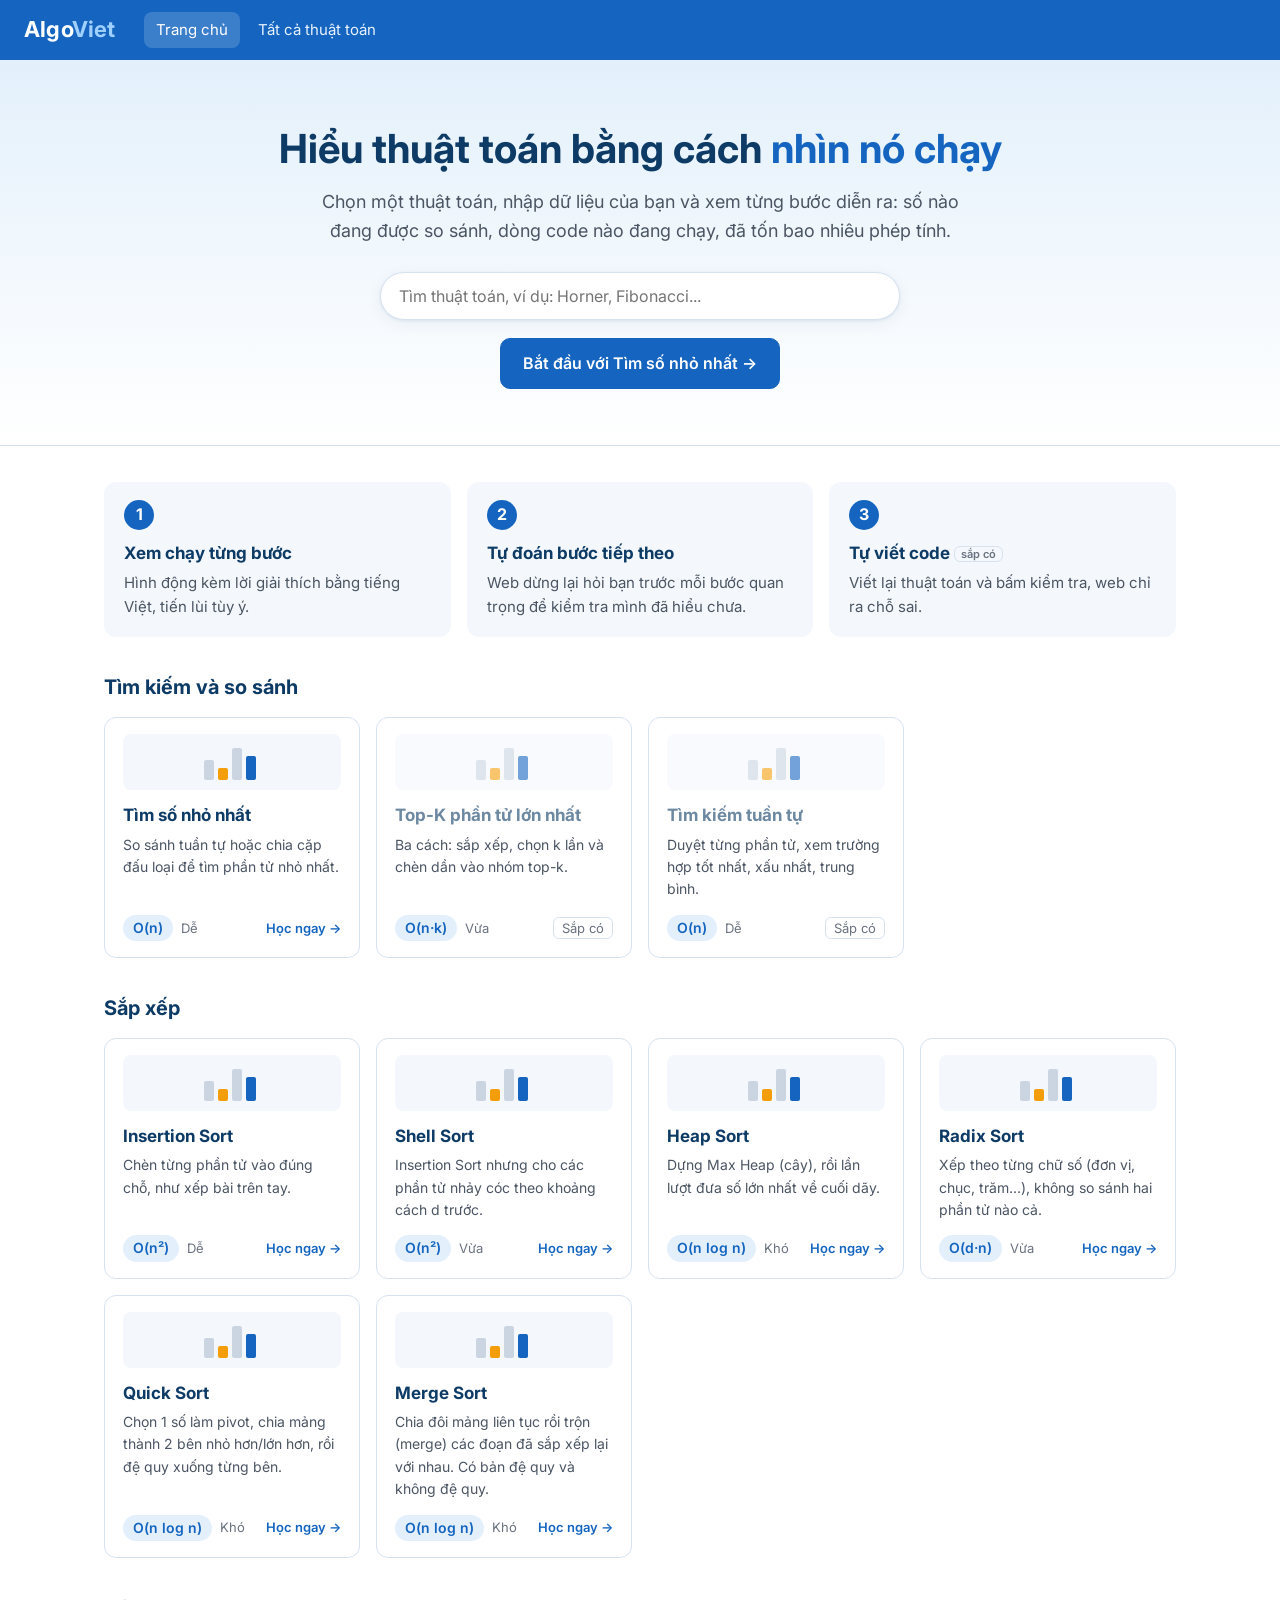
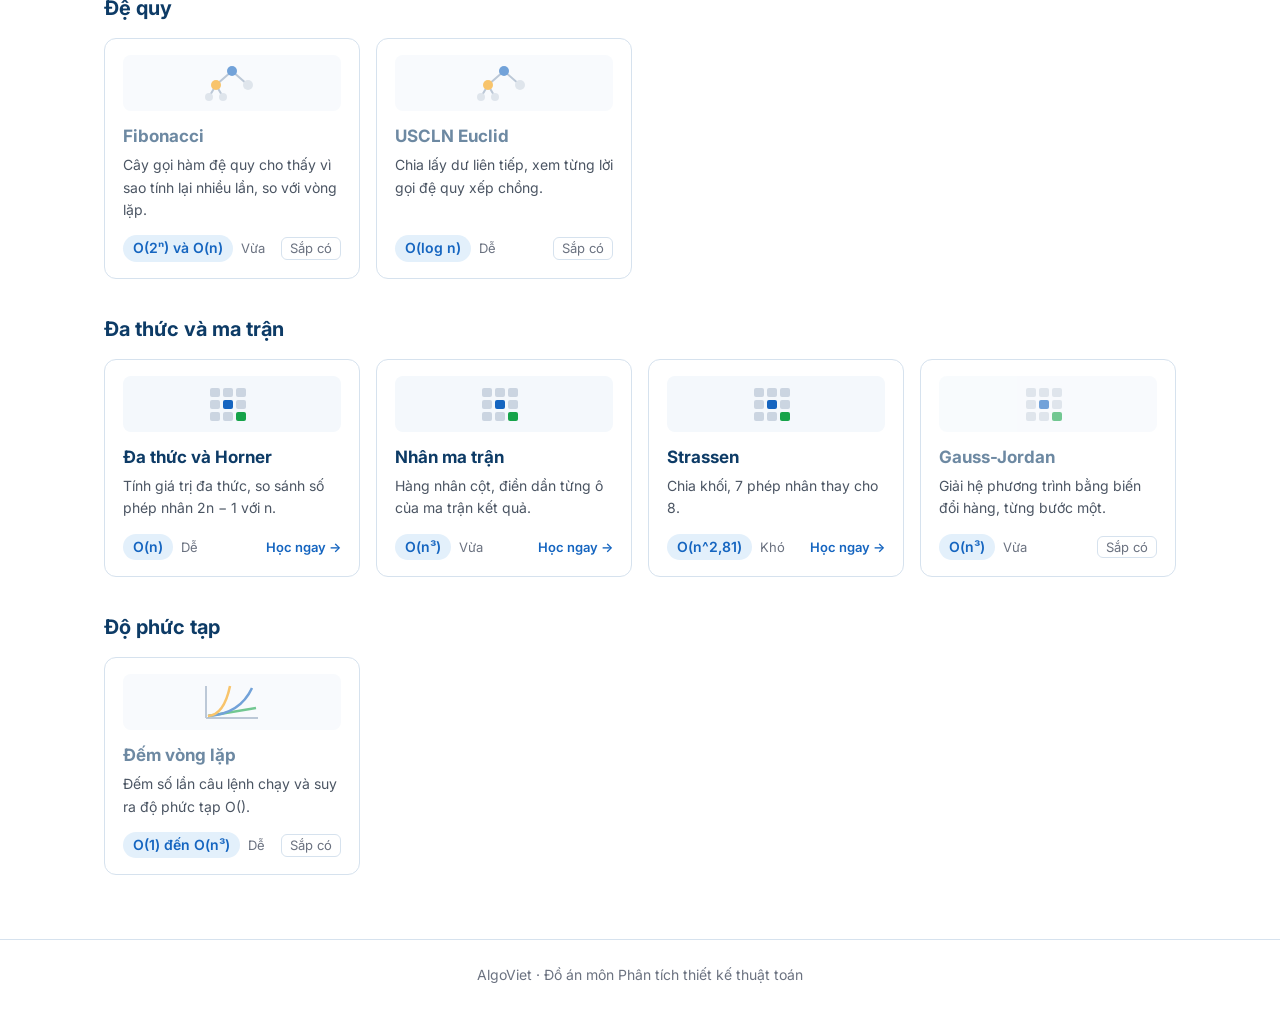
<file: index.html>
<!DOCTYPE html>
<html lang="vi">
<head>
  <meta charset="UTF-8">
  <meta name="viewport" content="width=device-width, initial-scale=1">
  <title>AlgoViet - Hiểu thuật toán bằng cách nhìn nó chạy</title>
  <link rel="preconnect" href="https://fonts.googleapis.com">
  <link rel="stylesheet" href="https://fonts.googleapis.com/css2?family=Inter:wght@400;500;600;700&family=JetBrains+Mono:wght@400;500;600&display=swap">
  <link rel="stylesheet" href="css/giao-dien.css">
</head>
<body class="trang-chu">
  <header class="thanh-tren">
    <a class="logo" href="index.html">Algo<span>Viet</span></a>
    <nav class="dieu-huong" style="display:flex">
      <a href="index.html" class="dang-chon">Trang chủ</a>
      <a href="#thuat-toan">Tất cả thuật toán</a>
    </nav>
  </header>

  <section class="mo-dau">
    <div class="mo-dau-trong">
      <h1>Hiểu thuật toán bằng cách <span>nhìn nó chạy</span></h1>
      <p>Chọn một thuật toán, nhập dữ liệu của bạn và xem từng bước diễn ra: số nào đang được so sánh, dòng code nào đang chạy, đã tốn bao nhiêu phép tính.</p>
      <div class="o-tim">
        <input id="tim" type="search" placeholder="Tìm thuật toán, ví dụ: Horner, Fibonacci..." aria-label="Tìm thuật toán">
      </div>
      <a class="nut nut-chinh nut-lon" href="hoc.html?tt=tim-min">Bắt đầu với Tìm số nhỏ nhất →</a>
    </div>
  </section>

  <main class="noi-dung-chu">
    <section class="cach-hoc">
      <div class="buoc-hoc"><b>1</b><h3>Xem chạy từng bước</h3><p>Hình động kèm lời giải thích bằng tiếng Việt, tiến lùi tùy ý.</p></div>
      <div class="buoc-hoc"><b>2</b><h3>Tự đoán bước tiếp theo</h3><p>Web dừng lại hỏi bạn trước mỗi bước quan trọng để kiểm tra mình đã hiểu chưa.</p></div>
      <div class="buoc-hoc"><b>3</b><h3>Tự viết code <small>sắp có</small></h3><p>Viết lại thuật toán và bấm kiểm tra, web chỉ ra chỗ sai.</p></div>
    </section>

    <section id="thuat-toan">
      <div id="danh-sach-nhom"></div>
      <p id="khong-thay" class="ghi-chu-nho" hidden>Không tìm thấy thuật toán nào phù hợp.</p>
    </section>
  </main>

  <footer class="chan-trang">AlgoViet · Đồ án môn Phân tích thiết kế thuật toán</footer>

  <script src="js/danh-sach.js"></script>
  <script src="js/trang-chu.js"></script>
</body>
</html>
</file>
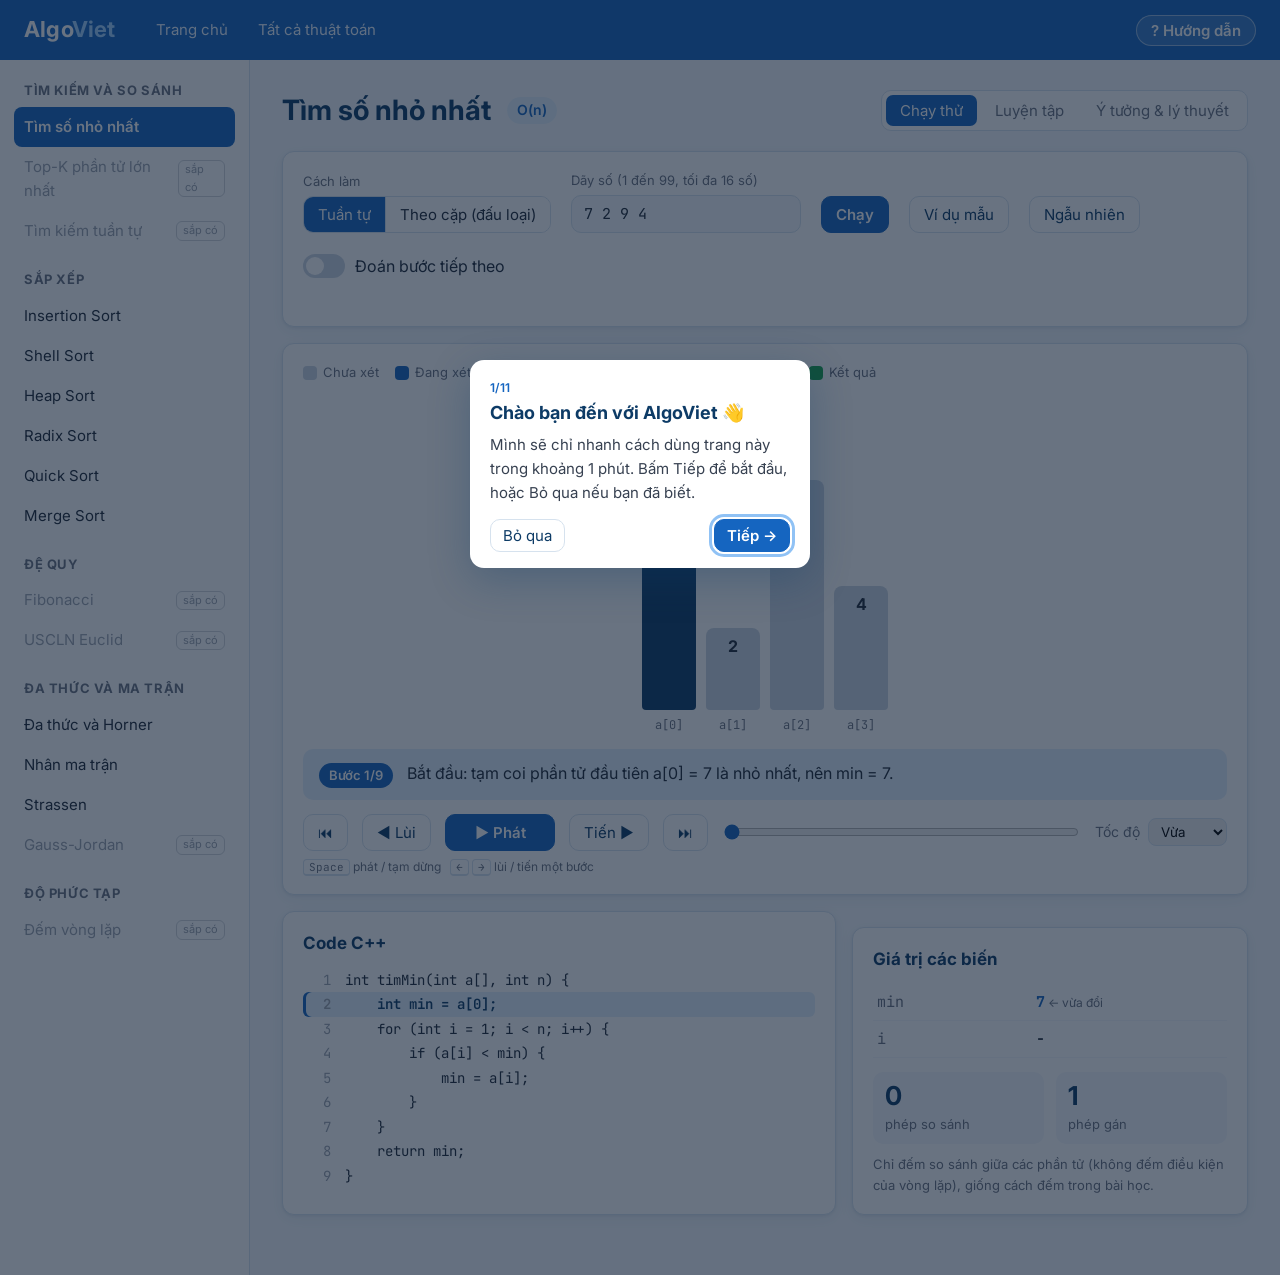
<file: hoc.html>
<!DOCTYPE html>
<html lang="vi">
<head>
  <meta charset="UTF-8">
  <meta name="viewport" content="width=device-width, initial-scale=1">
  <title>AlgoViet</title>
  <link rel="preconnect" href="https://fonts.googleapis.com">
  <link rel="stylesheet" href="https://fonts.googleapis.com/css2?family=Inter:wght@400;500;600;700&family=JetBrains+Mono:wght@400;500;600&display=swap">
  <link rel="stylesheet" href="css/giao-dien.css">
</head>
<body>
  <header class="thanh-tren">
    <a class="logo" href="index.html">Algo<span>Viet</span></a>
    <nav class="dieu-huong">
      <a href="index.html">Trang chủ</a>
      <a href="index.html#thuat-toan">Tất cả thuật toán</a>
    </nav>
    <button class="nut-huong-dan" id="nut-huong-dan" title="Xem hướng dẫn sử dụng">? Hướng dẫn</button>
    <button class="nut-menu" id="nut-menu" aria-label="Mở danh sách thuật toán">☰ Thuật toán</button>
  </header>

  <div class="bo-cuc">
    <aside class="thanh-ben" id="thanh-ben"></aside>

    <main class="noi-dung">
      <div class="dau-trang">
        <h1 id="ten-thuat-toan"></h1>
        <span class="huy-hieu" id="do-phuc-tap"></span>
        <div class="tab" role="tablist">
          <button class="dang-chon" data-tab="chay">Chạy thử</button>
          <button data-tab="luyen-tap">Luyện tập</button>
          <button data-tab="ly-thuyet">Ý tưởng &amp; lý thuyết</button>
        </div>
      </div>

      <!-- ================= TAB CHAY THU ================= -->
      <section id="tab-chay">
        <div class="the">
          <div class="dieu-khien-tren">
            <div class="nhom">
              <label>Cách làm</label>
              <div class="chon-che-do" id="chon-cach"></div>
            </div>
            <div class="nhom">
              <label for="du-lieu">Dãy số (1 đến 99, tối đa 16 số)</label>
              <input class="o-nhap" id="du-lieu" type="text" autocomplete="off">
            </div>
            <button class="nut nut-chinh" id="nut-chay">Chạy</button>
            <button class="nut" id="nut-mau">Ví dụ mẫu</button>
            <button class="nut" id="nut-ngau-nhien">Ngẫu nhiên</button>
            <label class="cong-tac" title="Web sẽ dừng lại hỏi bạn trước mỗi phép so sánh">
              <input type="checkbox" id="che-do-doan"><span class="ray"></span>
              <span>Đoán bước tiếp theo</span>
            </label>
            <span id="diem" class="huy-hieu" aria-live="polite"></span>
          </div>
          <div class="loi" id="loi" role="alert"></div>
        </div>

        <div class="the">
          <div class="chu-thich" id="chu-thich"></div>
          <div class="san-khau" id="san-khau"></div>

          <div class="giai-thich" aria-live="polite">
            <span class="so-buoc" id="so-buoc"></span>
            <p id="giai-thich"></p>
          </div>

          <div class="cau-hoi" id="cau-hoi" hidden>
            <div class="tieu-de"></div>
            <div class="lua-chon"></div>
            <div class="phan-hoi" aria-live="polite"></div>
          </div>

          <div class="trinh-phat">
            <button class="nut" id="nut-dau" title="Về đầu">⏮</button>
            <button class="nut" id="nut-lui" title="Lùi một bước (←)">◀ Lùi</button>
            <button class="nut nut-chinh" id="nut-phat">▶ Phát</button>
            <button class="nut" id="nut-tien" title="Tiến một bước (→)">Tiến ▶</button>
            <button class="nut" id="nut-cuoi" title="Đến cuối">⏭</button>
            <input class="thanh-tien-do" id="tien-do" type="range" min="0" value="0" aria-label="Tiến độ">
            <div class="toc-do">
              <label for="toc-do">Tốc độ</label>
              <select id="toc-do">
                <option value="1800">Chậm</option>
                <option value="1100" selected>Vừa</option>
                <option value="550">Nhanh</option>
              </select>
            </div>
          </div>
          <div class="goi-y-phim"><kbd>Space</kbd> phát / tạm dừng &nbsp; <kbd>←</kbd> <kbd>→</kbd> lùi / tiến một bước</div>
        </div>

        <div class="hang">
          <div class="the">
            <h2>Code C++</h2>
            <pre class="code" id="code"></pre>
          </div>
          <div class="the" id="khu-bien">
            <h2>Giá trị các biến</h2>
            <table class="bang-bien"><tbody id="bang-bien"></tbody></table>
            <div class="bo-dem">
              <div><b id="dem-so-sanh">0</b><span>phép so sánh</span></div>
              <div><b id="dem-gan">0</b><span>phép gán</span></div>
            </div>
            <p class="ghi-chu-nho">Chỉ đếm so sánh giữa các phần tử (không đếm điều kiện của vòng lặp), giống cách đếm trong bài học.</p>
          </div>
        </div>
      </section>

      <!-- ================= TAB LUYEN TAP ================= -->
      <section id="tab-luyen-tap" hidden>
        <div class="the">
          <div class="chon-che-do chon-bai-tap">
            <button id="nut-bt-dien">✏️ Điền vào chỗ trống</button>
            <button id="nut-bt-sap-xep">↕ Sắp xếp dòng code</button>
          </div>

          <div id="bt-dien">
            <p class="mo-ta-bt">Điền vào các ô trống để hoàn thành hàm. Bấm <b>Kiểm tra</b>: web sẽ <b>chạy thật</b> code của bạn trên nhiều bộ dữ liệu, nếu sai sẽ chỉ ra sai ở đâu. Cách viết khác đáp án mẫu mà chạy đúng vẫn được tính là đúng.</p>
            <pre class="code code-dien" id="code-dien"></pre>
            <div class="hang-nut">
              <button class="nut nut-chinh" id="nut-kiem-tra-dien">Kiểm tra</button>
              <button class="nut" id="nut-goi-y-dien">💡 Gợi ý</button>
              <button class="nut" id="nut-dap-an-dien">Xem đáp án</button>
              <button class="nut" id="nut-lam-lai-dien">Làm lại</button>
            </div>
            <div id="kq-dien" aria-live="polite"></div>
          </div>

          <div id="bt-sap-xep" hidden>
            <p class="mo-ta-bt">Các dòng code đã bị xáo trộn. Kéo thả (hoặc bấm ▲ ▼) để xếp lại cho đúng rồi bấm <b>Kiểm tra</b>.</p>
            <div class="chon-che-do" id="chon-code-sap-xep"></div>
            <ol class="ds-sap-xep" id="ds-sap-xep"></ol>
            <div class="hang-nut">
              <button class="nut nut-chinh" id="nut-kiem-tra-sap-xep">Kiểm tra</button>
              <button class="nut" id="nut-xao-lai">Xáo lại</button>
              <button class="nut" id="nut-dap-an-sap-xep">Xem đáp án</button>
            </div>
            <div id="kq-sap-xep" aria-live="polite"></div>
          </div>
        </div>
      </section>

      <!-- ================= TAB LY THUYET ================= -->
      <section id="tab-ly-thuyet" hidden>
        <div class="the ly-thuyet" id="ly-thuyet"></div>
      </section>
    </main>
  </div>

  <script src="js/danh-sach.js"></script>
  <script src="js/thuat-toan/tim-min.js"></script>
  <script src="js/thuat-toan/insertion-sort.js"></script>
  <script src="js/thuat-toan/shell-sort.js"></script>
  <script src="js/thuat-toan/heap-sort.js"></script>
  <script src="js/thuat-toan/radix-sort.js"></script>
  <script src="js/thuat-toan/quick-sort.js"></script>
  <script src="js/thuat-toan/merge-sort.js"></script>
  <script src="js/thuat-toan/horner.js"></script>
  <script src="js/thuat-toan/nhan-ma-tran.js"></script>
  <script src="js/thuat-toan/strassen.js"></script>
  <script src="js/trinh-phat.js"></script>
  <script src="js/luyen-tap.js"></script>
  <script src="js/app.js"></script>
  <script src="js/huong-dan.js"></script>
</body>
</html>
</file>
<file: css/giao-dien.css>
/* AlgoViet - giao dien trang va xanh nuoc bien */
:root {
  --nen: #FFFFFF;
  --nen-phu: #F4F8FC;
  --xanh: #1565C0;
  --xanh-dam: #0D3B66;
  --xanh-nhat: #E3F0FB;
  --chu: #1F2937;
  --chu-phu: #6B7280;
  --vien: #D6E2EE;

  /* mau trang thai trong minh hoa */
  --tt-chua-xet: #CBD5E1;
  --tt-dang-xet: #1565C0;
  --tt-so-sanh: #F59E0B;
  --tt-min: #0D3B66;
  --tt-da-xet: #E5E7EB;
  --tt-xong: #16A34A;
  --tt-sai: #DC2626;
  --tt-da-xep: #BFDBFE;
  --tt-cung-nhom: #93C5FD;

  --bo-goc: 12px;
  --bong: 0 1px 3px rgba(13, 59, 102, 0.08), 0 4px 16px rgba(13, 59, 102, 0.06);
  --font: "Inter", "Segoe UI", system-ui, sans-serif;
  --font-code: "JetBrains Mono", Consolas, monospace;
}

* { box-sizing: border-box; }
html, body { margin: 0; }
body {
  font-family: var(--font);
  font-size: 16px;
  line-height: 1.6;
  color: var(--chu);
  background: var(--nen-phu);
}
button { font-family: inherit; font-size: 15px; cursor: pointer; }
:focus-visible { outline: 3px solid #90C2F5; outline-offset: 2px; }

/* ---------- thanh tren ---------- */
.thanh-tren {
  position: sticky; top: 0; z-index: 10;
  display: flex; align-items: center; gap: 28px;
  height: 60px; padding: 0 24px;
  background: var(--xanh); color: #fff;
}
.logo { font-size: 22px; font-weight: 700; letter-spacing: 0.2px; color: #fff; text-decoration: none; }
.logo span { color: #9FD0FF; }
.dieu-huong { display: flex; gap: 6px; }
.dieu-huong a {
  color: #E8F2FF; text-decoration: none; padding: 6px 12px; border-radius: 8px; font-size: 15px;
}
.dieu-huong a:hover, .dieu-huong a.dang-chon { background: rgba(255, 255, 255, 0.16); color: #fff; }
.nut-menu { display: none; margin-left: auto; background: none; border: 1px solid rgba(255,255,255,.5); color: #fff; border-radius: 8px; padding: 4px 10px; }

/* ---------- bo cuc ---------- */
.bo-cuc { display: grid; grid-template-columns: 250px minmax(0, 1fr); min-height: calc(100vh - 60px); }
.thanh-ben { background: var(--nen); border-right: 1px solid var(--vien); padding: 20px 14px; }
.thanh-ben h3 { margin: 18px 10px 6px; font-size: 13px; text-transform: uppercase; letter-spacing: 0.6px; color: var(--chu-phu); }
.thanh-ben h3:first-child { margin-top: 0; }
.thanh-ben a {
  display: flex; justify-content: space-between; align-items: center;
  padding: 8px 10px; border-radius: 8px; color: var(--chu); text-decoration: none; font-size: 15px;
}
.thanh-ben a:hover { background: var(--xanh-nhat); }
.thanh-ben a.dang-chon { background: var(--xanh); color: #fff; font-weight: 600; }
.thanh-ben a.sap-co { color: #9CA3AF; pointer-events: none; }
.thanh-ben a.sap-co small { font-size: 11px; border: 1px solid #D1D5DB; border-radius: 6px; padding: 0 6px; }

.noi-dung { padding: 28px 32px 60px; max-width: 1180px; width: 100%; }
.dau-trang { display: flex; flex-wrap: wrap; align-items: center; gap: 12px 16px; margin-bottom: 18px; }
.dau-trang h1 { margin: 0; font-size: 28px; color: var(--xanh-dam); }
.huy-hieu { background: var(--xanh-nhat); color: var(--xanh); font-weight: 600; font-size: 14px; padding: 2px 10px; border-radius: 999px; }
.tab { margin-left: auto; display: flex; gap: 4px; background: var(--nen); border: 1px solid var(--vien); border-radius: 10px; padding: 4px; }
.tab button { border: 0; background: none; padding: 6px 14px; border-radius: 7px; color: var(--chu-phu); }
.tab button.dang-chon { background: var(--xanh); color: #fff; }

.the { background: var(--nen); border: 1px solid var(--vien); border-radius: var(--bo-goc); box-shadow: var(--bong); padding: 18px 20px; }
.the + .the, .hang + .the, .the + .hang { margin-top: 16px; }
.the h2 { margin: 0 0 10px; font-size: 17px; color: var(--xanh-dam); }

/* ---------- nhap du lieu ---------- */
.dieu-khien-tren { display: flex; flex-wrap: wrap; gap: 14px 20px; align-items: flex-end; }
.nhom label { display: block; font-size: 13px; color: var(--chu-phu); margin-bottom: 4px; }
.chon-che-do { display: inline-flex; border: 1px solid var(--vien); border-radius: 10px; overflow: hidden; }
.chon-che-do button { border: 0; background: var(--nen); padding: 8px 14px; color: var(--chu); }
.chon-che-do button + button { border-left: 1px solid var(--vien); }
.chon-che-do button.dang-chon { background: var(--xanh); color: #fff; }
.o-nhap {
  font-family: var(--font-code); font-size: 15px; width: 230px; padding: 8px 12px;
  border: 1px solid var(--vien); border-radius: 10px; background: var(--nen-phu); color: var(--chu);
}
.o-nhap:focus { border-color: var(--xanh); background: #fff; outline: none; box-shadow: 0 0 0 3px var(--xanh-nhat); }
.nut { border: 1px solid var(--vien); background: var(--nen); color: var(--xanh-dam); padding: 8px 14px; border-radius: 10px; }
.nut:hover { border-color: var(--xanh); background: var(--xanh-nhat); }
.nut-chinh { background: var(--xanh); border-color: var(--xanh); color: #fff; font-weight: 600; }
.nut-chinh:hover { background: #0F539E; border-color: #0F539E; }
.loi { color: var(--tt-sai); font-size: 14px; margin-top: 8px; min-height: 1em; }

.cong-tac { display: inline-flex; align-items: center; gap: 10px; cursor: pointer; user-select: none; padding: 7px 0; }
.cong-tac input { position: absolute; opacity: 0; }
.cong-tac .ray { width: 42px; height: 24px; border-radius: 999px; background: #CBD5E1; position: relative; transition: background .2s; }
.cong-tac .ray::after { content: ""; position: absolute; top: 3px; left: 3px; width: 18px; height: 18px; border-radius: 50%; background: #fff; transition: transform .2s; }
.cong-tac input:checked + .ray { background: var(--xanh); }
.cong-tac input:checked + .ray::after { transform: translateX(18px); }
.cong-tac input:focus-visible + .ray { outline: 3px solid #90C2F5; outline-offset: 2px; }

/* ---------- khung minh hoa ---------- */
.chu-thich { display: flex; flex-wrap: wrap; gap: 6px 16px; font-size: 13px; color: var(--chu-phu); margin-bottom: 12px; }
.chu-thich span { display: inline-flex; align-items: center; gap: 6px; }
.chu-thich i { width: 14px; height: 14px; border-radius: 4px; display: inline-block; }

.san-khau { min-height: 300px; display: flex; align-items: flex-end; justify-content: safe center; padding: 10px 4px 0; overflow-x: auto; }

/* cot (cach tuan tu) */
.day-cot { display: flex; align-items: flex-end; gap: 10px; height: 330px; }
.cot-o { display: flex; flex-direction: column; align-items: center; width: 54px; }
.nhan-tren { height: 26px; font-size: 12px; font-weight: 700; white-space: nowrap; }
.nhan-min { background: var(--tt-min); color: #fff; padding: 1px 8px; border-radius: 999px; }
.nhan-xong { background: var(--tt-xong); color: #fff; padding: 1px 8px; border-radius: 999px; }
.cot {
  width: 100%; border-radius: 8px 8px 4px 4px; display: flex; align-items: flex-start; justify-content: center;
  padding-top: 6px; font-weight: 700; font-size: 16px; color: #1F2937;
  transition: height .45s ease, background-color .3s ease, opacity .3s, transform .3s;
}
.cot.chua-xet { background: var(--tt-chua-xet); }
.cot.dang-xet { background: var(--tt-dang-xet); color: #fff; transform: translateY(-4px); }
.cot.so-sanh  { background: var(--tt-so-sanh); color: #1F2937; transform: translateY(-4px); box-shadow: 0 0 0 3px #FDE68A; }
.cot.la-min   { background: var(--tt-min); color: #fff; }
.cot.da-xet   { background: var(--tt-da-xet); color: #9CA3AF; }
.cot.xong     { background: var(--tt-xong); color: #fff; }
.chi-so { font-family: var(--font-code); font-size: 12px; color: var(--chu-phu); margin-top: 6px; }
.con-tro { height: 22px; font-size: 13px; color: var(--xanh); font-weight: 700; }

/* dau loai (cach theo cap) */
.dau-loai { display: flex; flex-direction: column-reverse; gap: 18px; width: 100%; align-items: center; padding-bottom: 6px; }
.vong { display: flex; align-items: center; gap: 14px; }
.vong .ten-vong { width: 64px; font-size: 13px; color: var(--chu-phu); text-align: right; }
.cap { display: flex; gap: 6px; padding: 6px; border: 1px dashed var(--vien); border-radius: 10px; }
.cap.dang-dau { border: 2px solid var(--tt-so-sanh); background: #FFFBEB; }
.o-so {
  width: 48px; height: 48px; border-radius: 10px; display: flex; align-items: center; justify-content: center;
  font-weight: 700; font-size: 17px; background: var(--tt-chua-xet); transition: all .3s ease;
}
.o-so.so-sanh { background: var(--tt-so-sanh); }
.o-so.thang { background: var(--tt-dang-xet); color: #fff; }
.o-so.thua { background: var(--tt-da-xet); color: #9CA3AF; text-decoration: line-through; }
.o-so.di-thang { background: var(--xanh-nhat); color: var(--xanh-dam); border: 1px dashed var(--xanh); }
.o-so.xong { background: var(--tt-xong); color: #fff; }
.o-so.moi { animation: hien-len .45s ease; }
@keyframes hien-len { from { transform: translateY(18px); opacity: 0; } to { transform: none; opacity: 1; } }

/* ---------- giai thich + cau hoi ---------- */
.giai-thich { display: flex; gap: 14px; align-items: flex-start; background: var(--xanh-nhat); border-radius: 10px; padding: 12px 16px; margin-top: 14px; }
.so-buoc { flex: none; background: var(--xanh); color: #fff; font-size: 13px; font-weight: 600; padding: 2px 10px; border-radius: 999px; margin-top: 2px; }
.giai-thich p { margin: 0; font-size: 16px; }

.cau-hoi { margin-top: 14px; border: 2px solid var(--xanh); border-radius: 12px; padding: 14px 16px; background: #fff; }
.cau-hoi[hidden] { display: none; }
.cau-hoi .tieu-de { font-weight: 700; color: var(--xanh-dam); margin-bottom: 10px; }
.cau-hoi .lua-chon { display: flex; flex-wrap: wrap; gap: 10px; }
.cau-hoi .lua-chon button { border: 1px solid var(--xanh); background: #fff; color: var(--xanh); padding: 8px 16px; border-radius: 10px; font-weight: 600; }
.cau-hoi .lua-chon button:hover:not(:disabled) { background: var(--xanh-nhat); }
.cau-hoi .lua-chon button:disabled { cursor: default; opacity: .55; }
.cau-hoi .lua-chon button.chon-dung { background: var(--tt-xong); border-color: var(--tt-xong); color: #fff; opacity: 1; }
.cau-hoi .lua-chon button.chon-sai { background: var(--tt-sai); border-color: var(--tt-sai); color: #fff; opacity: 1; }
.phan-hoi { margin-top: 10px; font-size: 15px; }
.phan-hoi.dung { color: #15803D; }
.phan-hoi.sai { color: #B91C1C; }

/* ---------- trinh phat ---------- */
.trinh-phat { display: flex; flex-wrap: wrap; align-items: center; gap: 10px 14px; margin-top: 14px; }
.trinh-phat .nut { min-width: 44px; }
.trinh-phat .nut-chinh { min-width: 110px; }
.thanh-tien-do { flex: 1 1 200px; accent-color: var(--xanh); }
.toc-do { display: flex; align-items: center; gap: 8px; font-size: 14px; color: var(--chu-phu); }
.toc-do select { font-family: inherit; padding: 4px 8px; border: 1px solid var(--vien); border-radius: 8px; }
.goi-y-phim { font-size: 12px; color: var(--chu-phu); margin-top: 6px; }
kbd { font-family: var(--font-code); font-size: 11px; border: 1px solid var(--vien); border-bottom-width: 2px; border-radius: 4px; padding: 0 5px; background: #fff; }

/* ---------- code + bien ---------- */
.hang { display: grid; grid-template-columns: minmax(0, 1.4fr) minmax(0, 1fr); gap: 16px; }
.code { font-family: var(--font-code); font-size: 14px; line-height: 1.75; margin: 0; overflow-x: auto; }
.code div { padding: 0 10px; border-radius: 6px; white-space: pre; display: flex; gap: 14px; }
.code div .so-dong { color: #9CA3AF; width: 18px; text-align: right; flex: none; user-select: none; }
.code div.dang-chay { background: var(--xanh-nhat); box-shadow: inset 3px 0 0 var(--xanh); font-weight: 600; color: var(--xanh-dam); }

.bang-bien { width: 100%; border-collapse: collapse; font-size: 15px; }
.bang-bien td { padding: 6px 4px; border-bottom: 1px solid var(--nen-phu); }
.bang-bien td:first-child { font-family: var(--font-code); color: var(--chu-phu); width: 45%; }
.bang-bien td:last-child { font-family: var(--font-code); font-weight: 700; }
.bang-bien tr.vua-doi td:last-child { color: var(--xanh); }
.bang-bien tr.vua-doi td:last-child::after { content: "  ← vừa đổi"; font-family: var(--font); font-weight: 400; font-size: 12px; color: var(--chu-phu); }
.bo-dem { display: flex; gap: 12px; margin-top: 14px; }
.bo-dem div { flex: 1; background: var(--nen-phu); border-radius: 10px; padding: 8px 12px; }
.bo-dem b { display: block; font-size: 26px; color: var(--xanh-dam); line-height: 1.2; }
.bo-dem span { font-size: 13px; color: var(--chu-phu); }
.ghi-chu-nho { font-size: 13px; color: var(--chu-phu); margin: 10px 0 0; }

/* ---------- ly thuyet ---------- */
.ly-thuyet h2 { margin-top: 0; }
.ly-thuyet h3 { color: var(--xanh-dam); margin: 22px 0 8px; font-size: 17px; }
.ly-thuyet table { border-collapse: collapse; width: 100%; font-size: 15px; }
.ly-thuyet th, .ly-thuyet td { border: 1px solid var(--vien); padding: 8px 10px; text-align: left; }
.ly-thuyet th { background: var(--xanh-nhat); color: var(--xanh-dam); }
.vi-du-doi-thuong { border-left: 4px solid var(--xanh); background: var(--nen-phu); padding: 10px 14px; border-radius: 0 10px 10px 0; }


/* ---------- sap xep: cot them trang thai ---------- */
.cot.da-xep { background: var(--tt-da-xep); }
.cot.cung-nhom { background: var(--tt-cung-nhom); }
.cot.cho-chen { background: transparent; border: 2px dashed var(--xanh); color: var(--xanh); font-weight: 700; }
.khung-cot { display: flex; flex-direction: column; align-items: center; gap: 6px; }
.tieu-d { font-weight: 700; color: var(--xanh-dam); background: var(--xanh-nhat); padding: 2px 14px; border-radius: 999px; font-size: 14px; }
.chi-so + .chi-so { margin-top: 0; font-size: 11px; }


/* ---------- Radix Sort: mang + dem + output ---------- */
.khung-heap .tieu-d { text-align: center; margin: 0 auto 10px; display: table; }
.nhan-hang { text-align: center; font-size: 13px; color: var(--chu-phu); margin: 10px 0 2px; }
.o-mang.la-con { background: var(--xanh-nhat); box-shadow: none; }

/* ---------- Heap Sort: cay + mang ---------- */
.khung-heap { width: 100%; max-width: 760px; margin: auto; }
.khung-heap svg { width: 100%; height: auto; display: block; }
.cay-canh { stroke: #90A4BE; stroke-width: 2; }
.cay-canh.khoa { stroke: #CBD5E1; stroke-dasharray: 4 4; }
.cay-nut circle { fill: var(--tt-chua-xet); stroke: #fff; stroke-width: 2; transition: fill .3s; }
.cay-nut text { font: 700 15px var(--font); fill: #1F2937; text-anchor: middle; dominant-baseline: central; }
.cay-nut text.cay-so { font: 400 11px var(--font-code); fill: #6B7280; }
.cay-nut.dang-xet circle { fill: var(--tt-dang-xet); }
.cay-nut.dang-xet text:not(.cay-so), .cay-nut.doi-cho text:not(.cay-so), .cay-nut.khoa text:not(.cay-so) { fill: #fff; }
.cay-nut.so-sanh circle { fill: var(--tt-so-sanh); }
.cay-nut.la-con circle { stroke: var(--tt-so-sanh); stroke-width: 4; }
.cay-nut.doi-cho circle { fill: var(--tt-sai); }
.cay-nut.khoa circle { fill: var(--tt-xong); }
.hang-mang { display: flex; flex-wrap: wrap; justify-content: center; gap: 6px; margin-top: 10px; }
.o-mang { width: 44px; text-align: center; border-radius: 8px; padding: 4px 0; background: var(--tt-chua-xet); transition: background .3s; }
.o-mang b { display: block; font-size: 16px; color: #1F2937; }
.o-mang small { font-family: var(--font-code); font-size: 11px; color: #4B5563; }
.o-mang.dang-xet { background: var(--tt-dang-xet); } .o-mang.dang-xet b, .o-mang.dang-xet small { color: #fff; }
.o-mang.so-sanh { background: var(--tt-so-sanh); }
.o-mang.la-con { box-shadow: inset 0 0 0 3px var(--tt-so-sanh); }
.o-mang.doi-cho { background: var(--tt-sai); } .o-mang.doi-cho b, .o-mang.doi-cho small { color: #fff; }
.o-mang.khoa { background: var(--tt-xong); } .o-mang.khoa b, .o-mang.khoa small { color: #fff; }
.o-mang.dau-khoa { margin-left: 10px; }

/* ---------- trang chu ---------- */
.trang-chu { background: var(--nen); }
.mo-dau { background: linear-gradient(180deg, var(--xanh-nhat) 0%, #FFFFFF 100%); border-bottom: 1px solid var(--vien); }
.mo-dau-trong { max-width: 860px; margin: 0 auto; padding: 64px 24px 56px; text-align: center; }
.mo-dau h1 { font-size: 40px; line-height: 1.25; margin: 0 0 14px; color: var(--xanh-dam); }
.mo-dau h1 span { color: var(--xanh); }
.mo-dau p { font-size: 18px; color: #4B5563; margin: 0 auto 26px; max-width: 640px; }
.o-tim input {
  width: 100%; max-width: 520px; font-family: inherit; font-size: 16px; padding: 13px 18px;
  border: 1px solid var(--vien); border-radius: 999px; background: #fff; box-shadow: var(--bong);
}
.o-tim input:focus { outline: none; border-color: var(--xanh); box-shadow: 0 0 0 4px var(--xanh-nhat); }
.nut-lon { display: inline-block; margin-top: 18px; padding: 12px 22px; text-decoration: none; font-size: 16px; }

.noi-dung-chu { max-width: 1120px; margin: 0 auto; padding: 36px 24px 64px; }
.cach-hoc { display: grid; grid-template-columns: repeat(3, minmax(0, 1fr)); gap: 16px; margin-bottom: 20px; }
.buoc-hoc { background: var(--nen-phu); border-radius: var(--bo-goc); padding: 18px 20px; }
.buoc-hoc b { display: inline-flex; width: 30px; height: 30px; border-radius: 50%; align-items: center; justify-content: center; background: var(--xanh); color: #fff; }
.buoc-hoc h3 { margin: 10px 0 4px; font-size: 17px; color: var(--xanh-dam); }
.buoc-hoc h3 small { font-size: 11px; font-weight: 600; color: var(--chu-phu); border: 1px solid var(--vien); border-radius: 6px; padding: 0 6px; vertical-align: middle; }
.buoc-hoc p { margin: 0; color: #4B5563; font-size: 15px; }

.ten-nhom { font-size: 20px; color: var(--xanh-dam); margin: 34px 0 14px; }
.luoi-the { display: grid; grid-template-columns: repeat(auto-fill, minmax(250px, 1fr)); gap: 16px; }
.the-thuat-toan {
  display: flex; flex-direction: column; text-decoration: none; color: var(--chu);
  background: #fff; border: 1px solid var(--vien); border-radius: var(--bo-goc); padding: 16px 18px;
  transition: border-color .2s, box-shadow .2s, transform .2s;
}
.the-thuat-toan:hover { border-color: var(--xanh); box-shadow: var(--bong); transform: translateY(-2px); }
.the-thuat-toan.chua-co { cursor: default; }
.the-thuat-toan.chua-co:hover { transform: none; box-shadow: none; border-color: var(--vien); }
.the-thuat-toan.chua-co .hinh-the, .the-thuat-toan.chua-co h3 { opacity: .6; }
.hinh-the { height: 56px; background: var(--nen-phu); border-radius: 8px; display: flex; align-items: center; justify-content: center; margin-bottom: 12px; }
.hinh-the svg { height: 40px; }
.the-thuat-toan h3 { margin: 0 0 4px; font-size: 17px; color: var(--xanh-dam); }
.the-thuat-toan p { margin: 0 0 14px; font-size: 14px; color: #4B5563; flex: 1; }
.nhan-the { display: flex; align-items: center; gap: 8px; font-size: 13px; }
.do-kho { color: var(--chu-phu); }
.vao-hoc { margin-left: auto; color: var(--xanh); font-weight: 600; }
.sap-co-nhan { margin-left: auto; color: var(--chu-phu); border: 1px solid var(--vien); border-radius: 6px; padding: 0 8px; }
.chan-trang { text-align: center; color: var(--chu-phu); font-size: 14px; padding: 24px; border-top: 1px solid var(--vien); }

.dieu-huong a { white-space: nowrap; }
@media (max-width: 700px) {
  .thanh-tren { gap: 12px; padding: 0 16px; }
  .dieu-huong a { padding: 6px 8px; font-size: 14px; }
  .mo-dau-trong { padding: 40px 16px 36px; }
  .mo-dau h1 { font-size: 28px; }
  .mo-dau p { font-size: 16px; }
  .cach-hoc { grid-template-columns: minmax(0, 1fr); }
  .noi-dung-chu { padding: 24px 16px 48px; }
}

/* ---------- luyen tap ---------- */
.chon-bai-tap { margin-bottom: 14px; }
.mo-ta-bt { margin: 0 0 14px; color: #374151; }
.hang-nut { display: flex; flex-wrap: wrap; gap: 10px; margin: 14px 0; }
.code-dien { background: var(--nen-phu); border-radius: 10px; padding: 12px 6px; }
.code-dien div { align-items: center; }
.o-trong {
  font-family: var(--font-code); font-size: 14px; padding: 1px 6px; margin: 1px 2px;
  border: 1.5px dashed var(--xanh); border-radius: 6px; background: #fff; color: var(--xanh-dam);
}
.o-trong:focus { outline: none; border-style: solid; box-shadow: 0 0 0 3px var(--xanh-nhat); }
.o-trong.o-sai { border: 1.5px solid var(--tt-sai); background: #FEF2F2; }
.o-trong.o-dung { border: 1.5px solid var(--tt-xong); background: #F0FDF4; }
.kq { border-radius: 10px; padding: 10px 14px; margin-bottom: 12px; font-size: 15px; }
.kq.dung { background: #F0FDF4; border: 1px solid #BBF7D0; color: #166534; }
.kq.sai { background: #FEF2F2; border: 1px solid #FECACA; color: #991B1B; }
.kq.goi-y { background: #FFFBEB; border: 1px solid #FDE68A; color: #78350F; }
.bang-test { border-collapse: collapse; font-size: 14px; margin-bottom: 10px; }
.bang-test th, .bang-test td { border: 1px solid var(--vien); padding: 5px 12px; text-align: left; font-family: var(--font-code); }
.bang-test th { background: var(--xanh-nhat); color: var(--xanh-dam); font-family: var(--font); font-weight: 600; }
.bang-test tr.dong-sai td { background: #FEF2F2; }
.tieu-de-vet { margin: 16px 0 8px; font-size: 15px; color: var(--xanh-dam); }
.ngoai-mang { color: var(--tt-sai); font-family: var(--font); font-weight: 600; }

.ds-sap-xep { list-style: none; counter-reset: dong; margin: 14px 0 0; padding: 0; }
.ds-sap-xep li {
  counter-increment: dong; display: flex; align-items: center; gap: 10px;
  background: #fff; border: 1px solid var(--vien); border-radius: 8px; padding: 6px 8px; margin-bottom: 6px; cursor: grab;
}
.ds-sap-xep li::before { content: counter(dong); width: 18px; text-align: right; font-family: var(--font-code); font-size: 12px; color: #9CA3AF; }
.ds-sap-xep li.dang-keo { opacity: .5; border-style: dashed; }
.ds-sap-xep li.dung { border-color: var(--tt-xong); background: #F0FDF4; }
.ds-sap-xep li.sai { border-color: var(--tt-sai); background: #FEF2F2; }
.ds-sap-xep code { flex: 1; min-width: 0; font-family: var(--font-code); font-size: 14px; white-space: pre-wrap; overflow-wrap: anywhere; }
.tay-keo { color: #9CA3AF; letter-spacing: -2px; }
.nut-dich { display: flex; gap: 4px; }
.nut-dich button { border: 1px solid var(--vien); background: var(--nen-phu); color: var(--xanh-dam); border-radius: 6px; width: 30px; height: 28px; font-size: 11px; }
.nut-dich button:hover { border-color: var(--xanh); background: var(--xanh-nhat); }

/* ---------- huong dan su dung ---------- */
.nut-huong-dan { margin-left: auto; background: rgba(255,255,255,.14); border: 1px solid rgba(255,255,255,.45); color: #fff; border-radius: 999px; padding: 5px 14px; font-weight: 600; }
.nut-huong-dan:hover { background: rgba(255,255,255,.26); }
.hd-nen { position: fixed; inset: 0; z-index: 50; }
.hd-den {
  position: fixed; z-index: 51; border-radius: 12px; pointer-events: none;
  box-shadow: 0 0 0 9999px rgba(13, 30, 52, 0.62), 0 0 0 3px #90C2F5;
  transition: all .3s ease;
}
.hd-the {
  position: fixed; z-index: 52; width: 340px; background: #fff; border-radius: 14px;
  padding: 18px 20px 16px; box-shadow: 0 12px 40px rgba(13, 59, 102, .3); transition: top .3s ease, left .3s ease;
}
.hd-the h3 { margin: 2px 0 6px; font-size: 18px; color: var(--xanh-dam); }
.hd-the p { margin: 0 0 14px; font-size: 15px; color: #374151; }
.hd-so { font-size: 12px; font-weight: 600; color: var(--xanh); }
.hd-nut { display: flex; align-items: center; gap: 8px; }
.hd-nut span { flex: 1; }
.hd-nut .nut { padding: 6px 12px; }

[hidden] { display: none !important; }
#diem:empty { display: none; }

/* ---------- dien thoai ---------- */
@media (max-width: 900px) {
  .bo-cuc { grid-template-columns: minmax(0, 1fr); }
  .thanh-ben { display: none; border-right: 0; border-bottom: 1px solid var(--vien); }
  .thanh-ben.mo { display: block; }
  .nut-menu { display: block; }
  .dieu-huong { display: none; }
  .noi-dung { padding: 18px 16px 48px; }
  .tab { margin-left: 0; }
  .hang { grid-template-columns: minmax(0, 1fr); }
  .day-cot { gap: 6px; height: 290px; }
  .cot-o { width: 40px; }
  .o-nhap { width: 100%; }
  .ds-sap-xep code { font-size: 13px; }
  .code-dien { font-size: 13px; }
  .nhom { flex: 1 1 100%; }
}
@media (prefers-reduced-motion: reduce) {
  * { transition: none !important; animation: none !important; }
}
.nut-huong-dan + .nut-menu { margin-left: 8px; }
</file>
